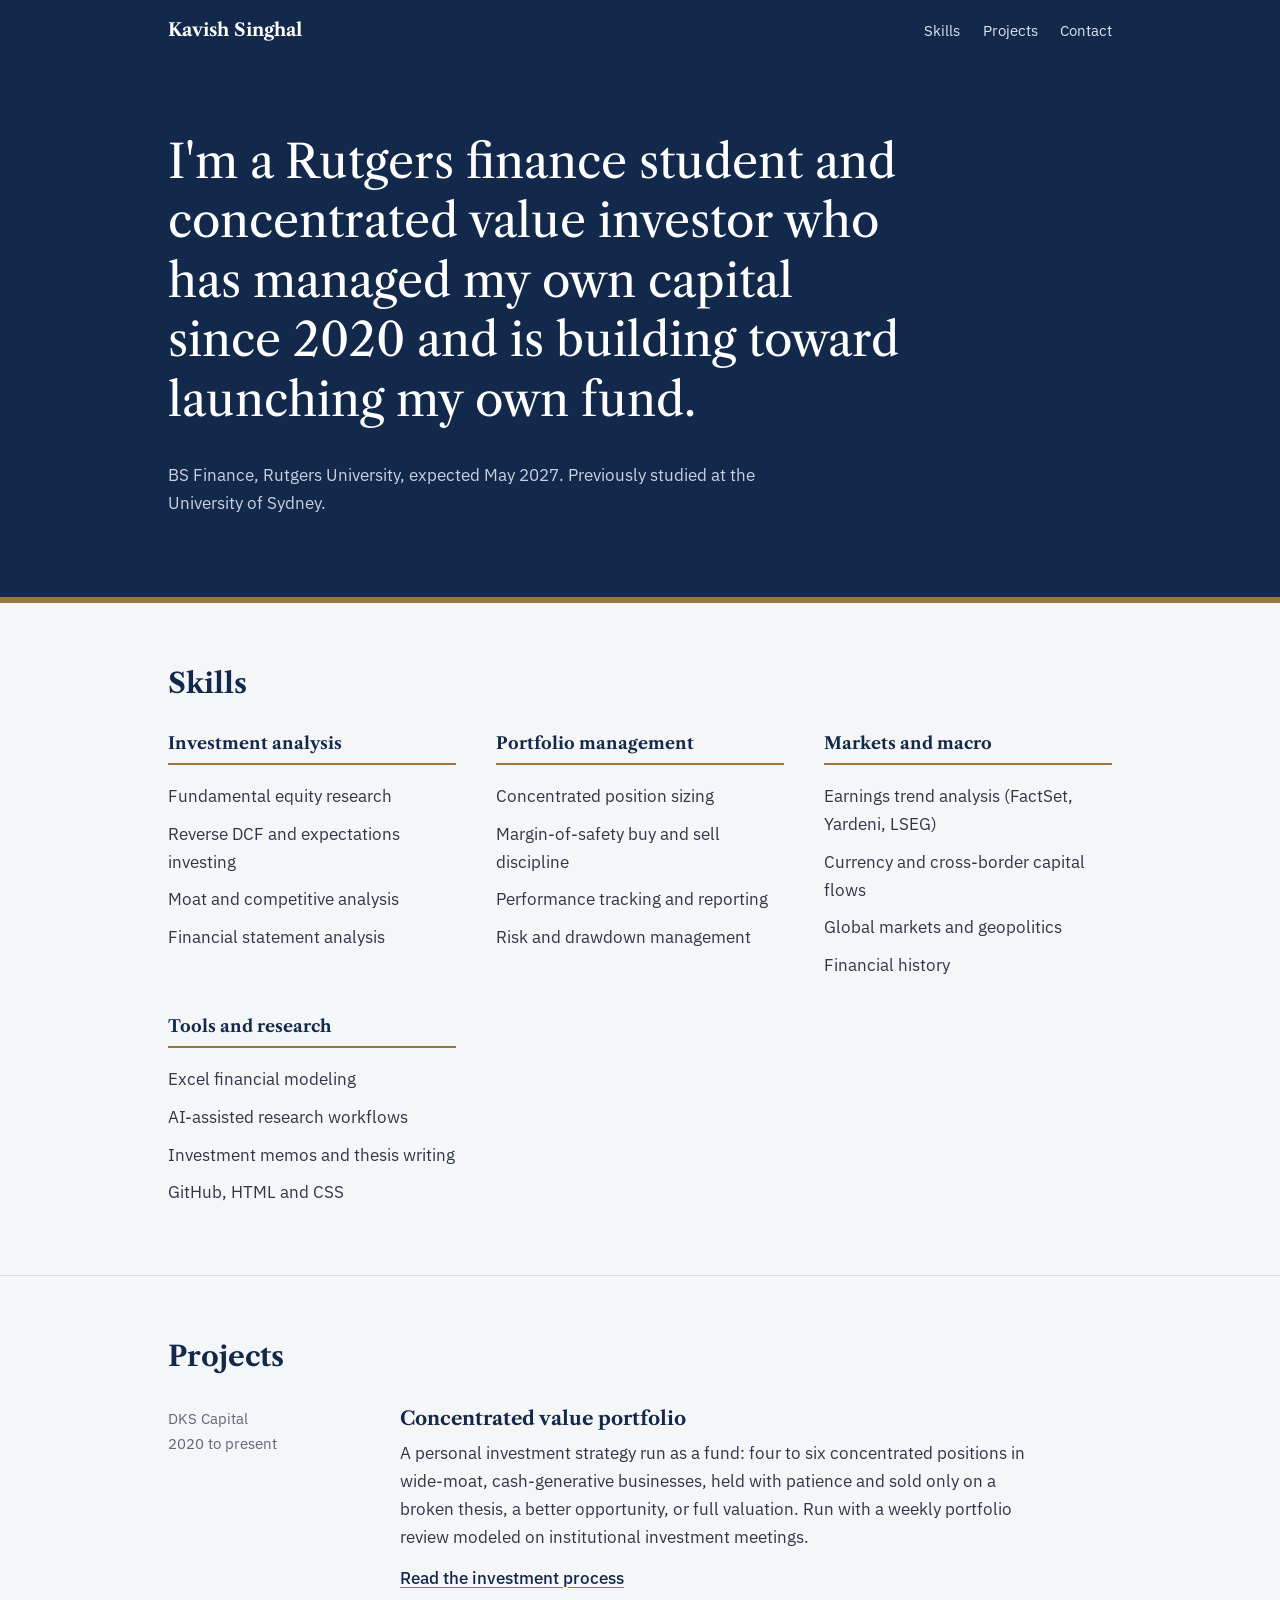
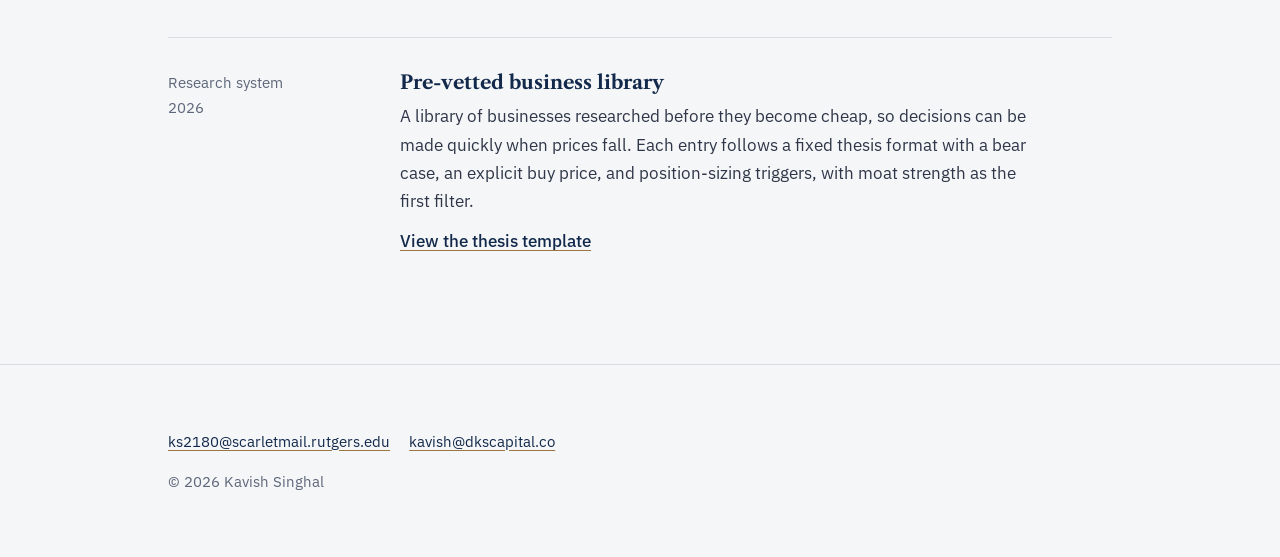
<file: index.html>
<!DOCTYPE html>
<html lang="en">
<head>
<title>Kavish Singhal | Finance &amp; Investing</title>
<meta name="description" content="Portfolio of Kavish Singhal, Rutgers finance student, and concentrated value investor.">
<meta charset="utf-8"><meta name="viewport" content="width=device-width, initial-scale=1"><link rel="preconnect" href="https://fonts.googleapis.com"><link rel="preconnect" href="https://fonts.gstatic.com" crossorigin><link href="https://fonts.googleapis.com/css2?family=IBM+Plex+Sans:wght@400;500&family=Libre+Caslon+Text:wght@400;700&display=swap" rel="stylesheet"><link rel="stylesheet" href="style.css">
</head>
<body>
<header class="top"><div class="wrap"><a class="name" href="index.html">Kavish Singhal</a><nav><a href="index.html#skills">Skills</a><a href="index.html#projects">Projects</a><a href="index.html#contact">Contact</a></nav></div></header>
<div class="hero"><div class="wrap">
  <p class="statement">I'm a Rutgers finance student and concentrated value investor who has managed my own capital since 2020 and is building toward launching my own fund.</p>
  <p class="sub">BS Finance, Rutgers University, expected May 2027. Previously studied at the University of Sydney.</p>
</div></div>

<main>
<section id="skills"><div class="wrap">
  <h2>Skills</h2>
  <div class="skills">
    <div><h3>Investment analysis</h3><ul>
      <li>Fundamental equity research</li><li>Reverse DCF and expectations investing</li><li>Moat and competitive analysis</li><li>Financial statement analysis</li></ul></div>
    <div><h3>Portfolio management</h3><ul>
      <li>Concentrated position sizing</li><li>Margin-of-safety buy and sell discipline</li><li>Performance tracking and reporting</li><li>Risk and drawdown management</li></ul></div>
    <div><h3>Markets and macro</h3><ul>
      <li>Earnings trend analysis (FactSet, Yardeni, LSEG)</li><li>Currency and cross-border capital flows</li><li>Global markets and geopolitics</li><li>Financial history</li></ul></div>
    <div><h3>Tools and research</h3><ul>
      <li>Excel financial modeling</li><li>AI-assisted research workflows</li><li>Investment memos and thesis writing</li><li>GitHub, HTML and CSS</li></ul></div>
  </div>
</div></section>

<section id="projects"><div class="wrap">
  <h2>Projects</h2>
  <article class="project">
    <div class="meta">DKS Capital<br>2020 to present</div>
    <div><h3>Concentrated value portfolio</h3>
      <p>A personal investment strategy run as a fund: four to six concentrated positions in wide-moat, cash-generative businesses, held with patience and sold only on a broken thesis, a better opportunity, or full valuation. Run with a weekly portfolio review modeled on institutional investment meetings.</p>
      <p class="links"><a href="dks-capital.html">Read the investment process</a></p></div>
  </article>
  <article class="project">
    <div class="meta">Research system<br>2026</div>
    <div><h3>Pre-vetted business library</h3>
      <p>A library of businesses researched before they become cheap, so decisions can be made quickly when prices fall. Each entry follows a fixed thesis format with a bear case, an explicit buy price, and position-sizing triggers, with moat strength as the first filter.</p>
      <p class="links"><a href="thesis-template.html">View the thesis template</a></p></div>
  </article>
</div></section>
</main>

<footer id="contact"><div class="wrap">
  <p><a href="mailto:ks2180@scarletmail.rutgers.edu">ks2180@scarletmail.rutgers.edu</a><a href="mailto:kavish@dkscapital.co">kavish@dkscapital.co</a></p>
  <p>&copy; 2026 Kavish Singhal</p>
</div></footer>
</body>
</html>
</file>
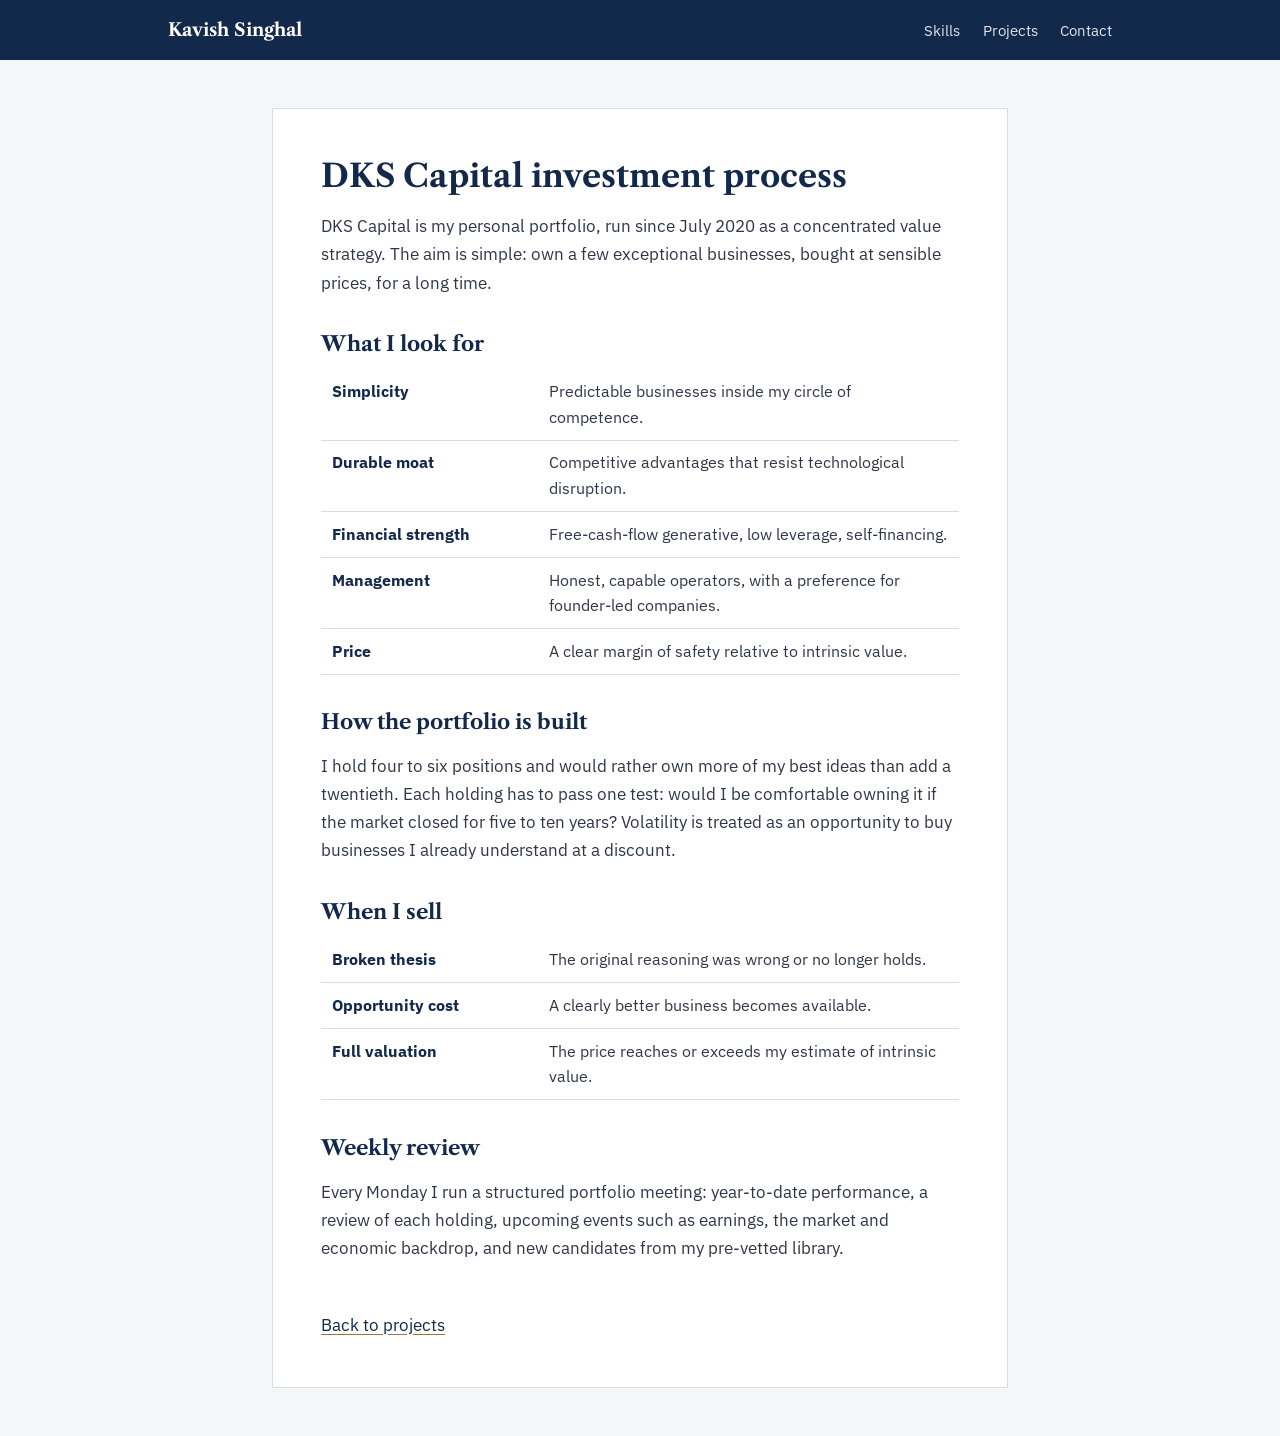
<file: dks-capital.html>
<!DOCTYPE html>
<html lang="en"><head><title>DKS Capital Investment Process | Kavish Singhal</title><meta charset="utf-8"><meta name="viewport" content="width=device-width, initial-scale=1"><link rel="preconnect" href="https://fonts.googleapis.com"><link rel="preconnect" href="https://fonts.gstatic.com" crossorigin><link href="https://fonts.googleapis.com/css2?family=IBM+Plex+Sans:wght@400;500&family=Libre+Caslon+Text:wght@400;700&display=swap" rel="stylesheet"><link rel="stylesheet" href="style.css"></head>
<body><header class="top"><div class="wrap"><a class="name" href="index.html">Kavish Singhal</a><nav><a href="index.html#skills">Skills</a><a href="index.html#projects">Projects</a><a href="index.html#contact">Contact</a></nav></div></header>
<main class="doc">
<h1>DKS Capital investment process</h1>
<p>DKS Capital is my personal portfolio, run since July 2020 as a concentrated value strategy. The aim is simple: own a few exceptional businesses, bought at sensible prices, for a long time.</p>
<h2>What I look for</h2>
<table>
<tr><th>Simplicity</th><td>Predictable businesses inside my circle of competence.</td></tr>
<tr><th>Durable moat</th><td>Competitive advantages that resist technological disruption.</td></tr>
<tr><th>Financial strength</th><td>Free-cash-flow generative, low leverage, self-financing.</td></tr>
<tr><th>Management</th><td>Honest, capable operators, with a preference for founder-led companies.</td></tr>
<tr><th>Price</th><td>A clear margin of safety relative to intrinsic value.</td></tr>
</table>
<h2>How the portfolio is built</h2>
<p>I hold four to six positions and would rather own more of my best ideas than add a twentieth. Each holding has to pass one test: would I be comfortable owning it if the market closed for five to ten years? Volatility is treated as an opportunity to buy businesses I already understand at a discount.</p>
<h2>When I sell</h2>
<table>
<tr><th>Broken thesis</th><td>The original reasoning was wrong or no longer holds.</td></tr>
<tr><th>Opportunity cost</th><td>A clearly better business becomes available.</td></tr>
<tr><th>Full valuation</th><td>The price reaches or exceeds my estimate of intrinsic value.</td></tr>
</table>
<h2>Weekly review</h2>
<p>Every Monday I run a structured portfolio meeting: year-to-date performance, a review of each holding, upcoming events such as earnings, the market and economic backdrop, and new candidates from my pre-vetted library.</p>
<a class="back" href="index.html#projects">Back to projects</a>
</main></body></html>
</file>
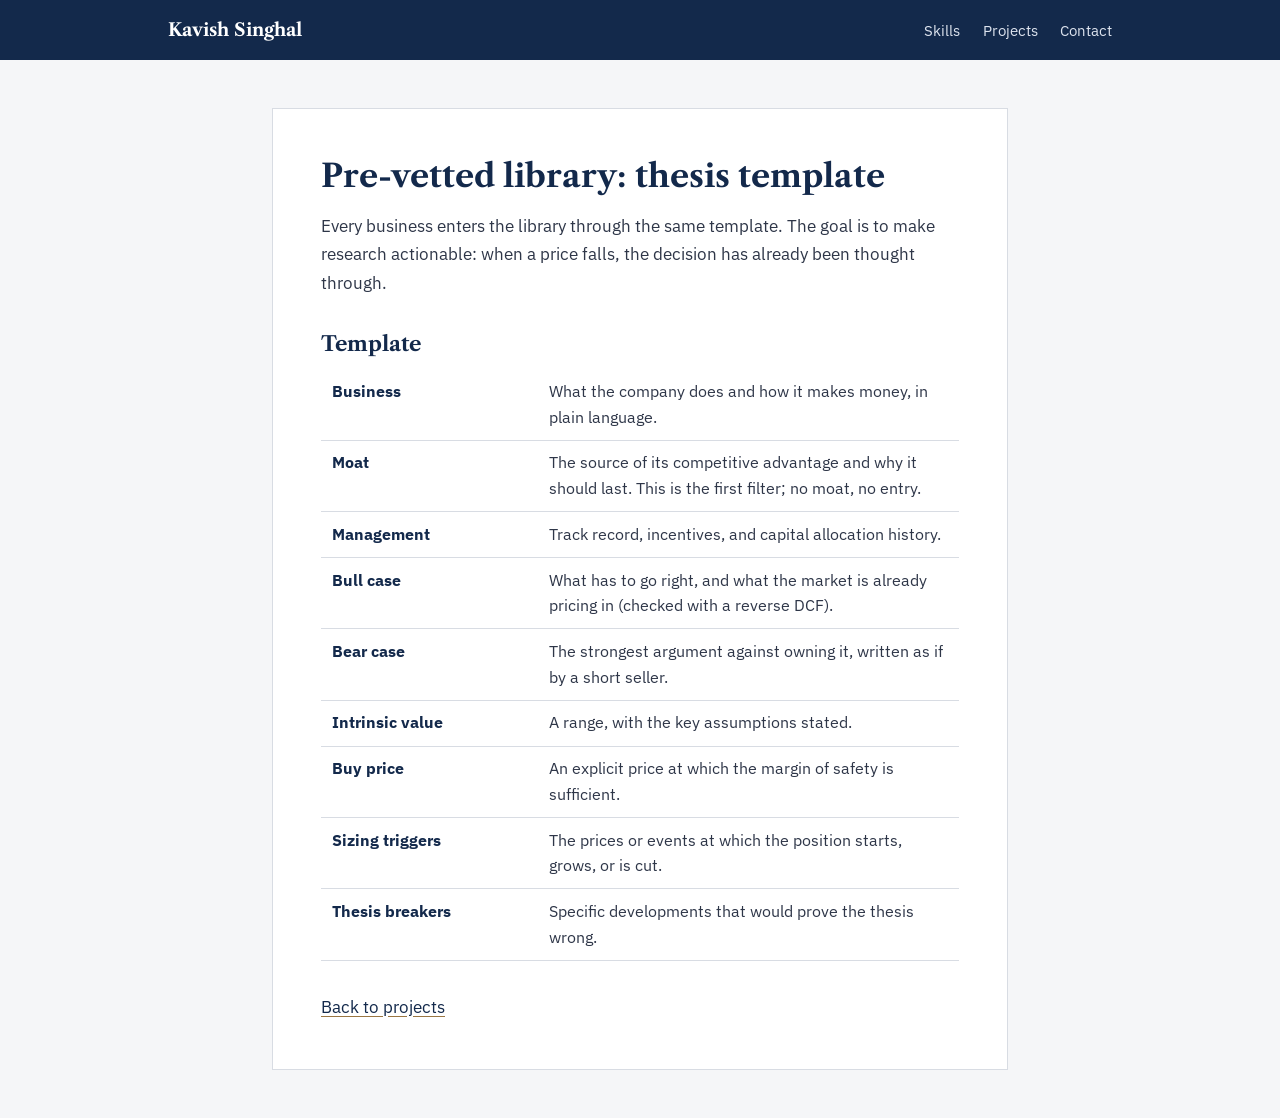
<file: thesis-template.html>
<!DOCTYPE html>
<html lang="en"><head><title>Thesis Template | Kavish Singhal</title><meta charset="utf-8"><meta name="viewport" content="width=device-width, initial-scale=1"><link rel="preconnect" href="https://fonts.googleapis.com"><link rel="preconnect" href="https://fonts.gstatic.com" crossorigin><link href="https://fonts.googleapis.com/css2?family=IBM+Plex+Sans:wght@400;500&family=Libre+Caslon+Text:wght@400;700&display=swap" rel="stylesheet"><link rel="stylesheet" href="style.css"></head>
<body><header class="top"><div class="wrap"><a class="name" href="index.html">Kavish Singhal</a><nav><a href="index.html#skills">Skills</a><a href="index.html#projects">Projects</a><a href="index.html#contact">Contact</a></nav></div></header>
<main class="doc">
<h1>Pre-vetted library: thesis template</h1>
<p>Every business enters the library through the same template. The goal is to make research actionable: when a price falls, the decision has already been thought through.</p>
<h2>Template</h2>
<table>
<tr><th>Business</th><td>What the company does and how it makes money, in plain language.</td></tr>
<tr><th>Moat</th><td>The source of its competitive advantage and why it should last. This is the first filter; no moat, no entry.</td></tr>
<tr><th>Management</th><td>Track record, incentives, and capital allocation history.</td></tr>
<tr><th>Bull case</th><td>What has to go right, and what the market is already pricing in (checked with a reverse DCF).</td></tr>
<tr><th>Bear case</th><td>The strongest argument against owning it, written as if by a short seller.</td></tr>
<tr><th>Intrinsic value</th><td>A range, with the key assumptions stated.</td></tr>
<tr><th>Buy price</th><td>An explicit price at which the margin of safety is sufficient.</td></tr>
<tr><th>Sizing triggers</th><td>The prices or events at which the position starts, grows, or is cut.</td></tr>
<tr><th>Thesis breakers</th><td>Specific developments that would prove the thesis wrong.</td></tr>
</table>
<a class="back" href="index.html#projects">Back to projects</a>
</main></body></html>
</file>
<file: style.css>
:root{
  --ink:#13294B; --text:#2E3648; --muted:#5E6779; --paper:#F5F6F8; --white:#FFFFFF;
  --brass:#9A7642; --line:#D8DCE3;
  --serif:"Libre Caslon Text",Georgia,"Times New Roman",serif;
  --sans:"IBM Plex Sans",-apple-system,"Segoe UI",Roboto,sans-serif;
}
*{box-sizing:border-box}
html{scroll-behavior:smooth}
@media (prefers-reduced-motion:reduce){html{scroll-behavior:auto}}
body{margin:0;background:var(--paper);color:var(--text);font:400 1.0625rem/1.65 var(--sans)}
a{color:var(--ink);text-decoration-color:var(--brass);text-underline-offset:3px}
a:hover{color:var(--brass)}
a:focus-visible{outline:2px solid var(--brass);outline-offset:3px;border-radius:2px}
.wrap{max-width:62rem;margin:0 auto;padding:0 1.5rem}
header.top{background:var(--ink);color:#fff}
header.top .wrap{display:flex;justify-content:space-between;align-items:center;gap:1rem;padding-top:1rem;padding-bottom:1rem;flex-wrap:wrap}
.name{font:700 1.125rem var(--serif);color:#fff;text-decoration:none}
nav a{color:#DDE3EE;text-decoration:none;margin-left:1.4rem;font-size:.95rem}
nav a:first-child{margin-left:0}
nav a:hover{color:#fff;text-decoration:underline}
.hero{background:var(--ink);color:#fff;padding:4.5rem 0 5rem;border-bottom:6px solid var(--brass)}
.hero p.statement{font:400 clamp(1.75rem,4.2vw,2.9rem)/1.28 var(--serif);max-width:46rem;margin:0}
.hero p.sub{margin:2rem 0 0;color:#C9D1DF;max-width:38rem}
section{padding:4rem 0;border-bottom:1px solid var(--line)}
h2{font:700 1.75rem/1.2 var(--serif);color:var(--ink);margin:0 0 2rem}
h3{font:700 1.2rem/1.3 var(--serif);color:var(--ink);margin:0 0 .5rem}
.skills{display:grid;grid-template-columns:repeat(auto-fit,minmax(14rem,1fr));gap:2rem 2.5rem}
.skills h3{font-size:1.05rem;padding-bottom:.5rem;border-bottom:2px solid var(--brass);margin-bottom:.8rem}
.skills ul{list-style:none;margin:0;padding:0}
.skills li{padding:.3rem 0}
.project{display:grid;grid-template-columns:13rem 1fr;gap:1.5rem;padding:2rem 0;border-top:1px solid var(--line)}
.project:first-of-type{border-top:0;padding-top:0}
.project .meta{color:var(--muted);font-size:.95rem}
.project p{margin:0 0 .8rem;max-width:40rem}
.links a{margin-right:1.2rem;font-weight:500}
footer{padding:3rem 0;color:var(--muted);font-size:.95rem}
footer a{margin-right:1.2rem}
.doc{background:var(--white);margin:3rem auto;padding:3rem;max-width:46rem;border:1px solid var(--line)}
.doc h1{font:700 2rem/1.2 var(--serif);color:var(--ink);margin:0 0 1rem}
.doc h2{font-size:1.3rem;margin:2.2rem 0 .8rem}
.doc table{width:100%;border-collapse:collapse;font-size:.97rem}
.doc td,.doc th{text-align:left;padding:.6rem .7rem;border-bottom:1px solid var(--line);vertical-align:top}
.doc th{color:var(--ink);width:34%}
.back{display:inline-block;margin-top:2rem}
@media (max-width:640px){
  .project{grid-template-columns:1fr;gap:.5rem}
  nav a{margin-left:0;margin-right:1rem}
  .doc{padding:1.5rem;margin:1.5rem 1rem}
  .hero{padding:3rem 0 3.5rem}
}
</file>
